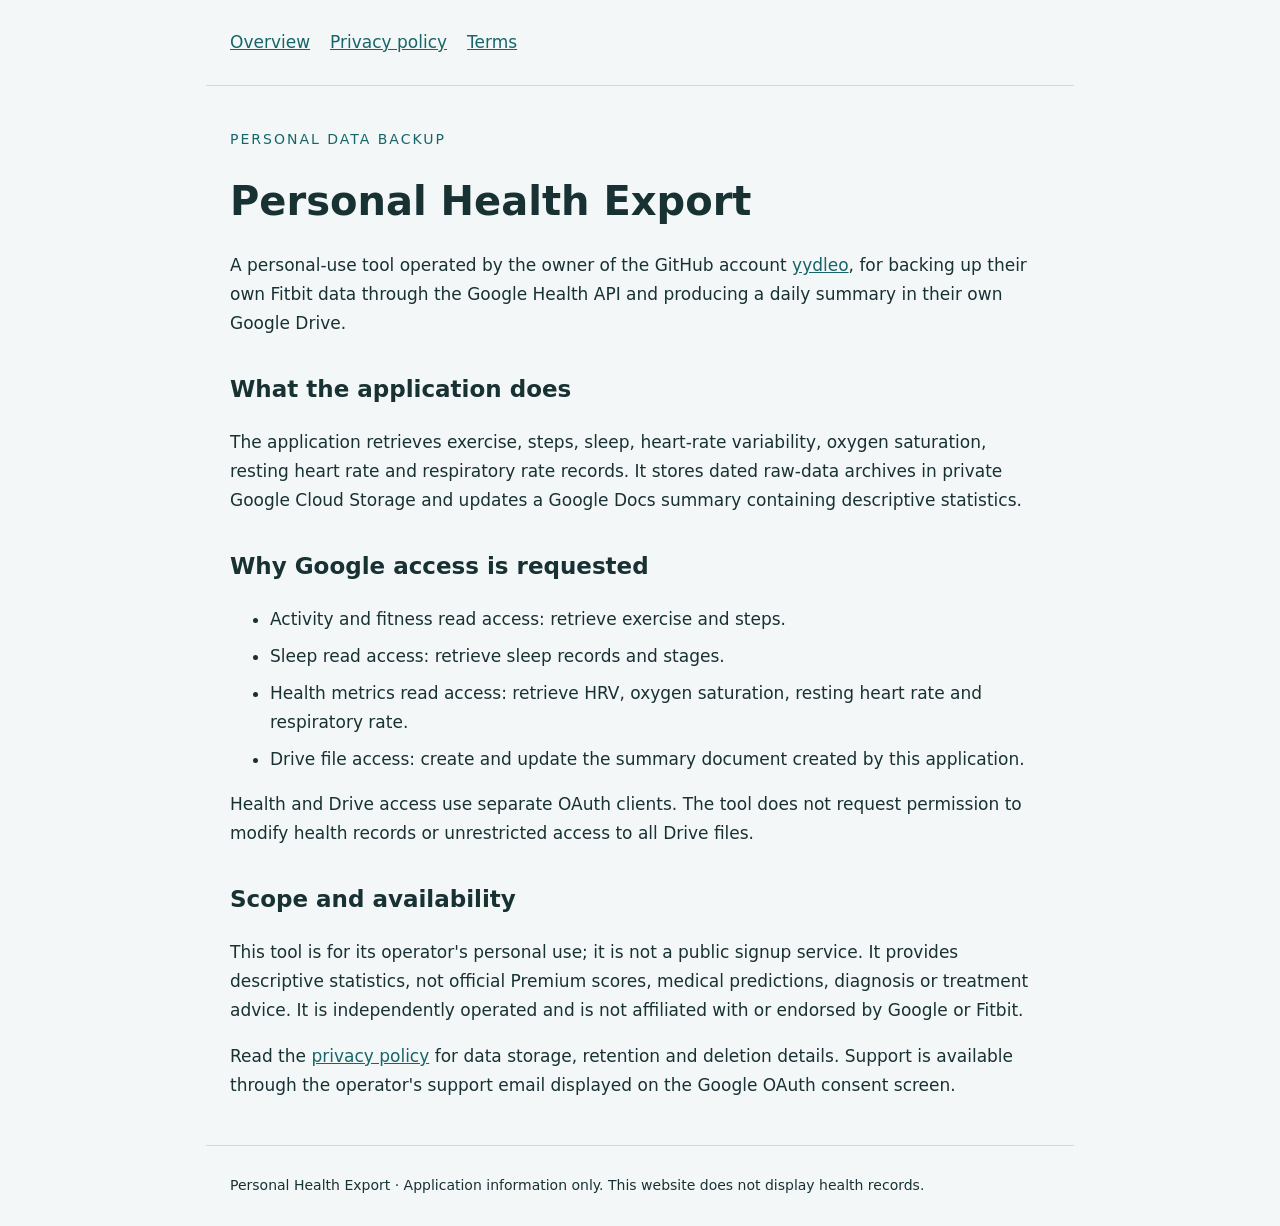
<file: index.html>
<!doctype html><html lang="en"><meta charset="utf-8"><meta name="viewport" content="width=device-width,initial-scale=1"><title>Personal Health Export</title><link rel="stylesheet" href="style.css"><header><nav><a href="index.html">Overview</a><a href="privacy.html">Privacy policy</a><a href="terms.html">Terms</a></nav></header><main><p class="tag">Personal data backup</p><h1>Personal Health Export</h1><p>A personal-use tool operated by the owner of the GitHub account <a href="https://github.com/yydleo">yydleo</a>, for backing up their own Fitbit data through the Google Health API and producing a daily summary in their own Google Drive.</p><h2>What the application does</h2><p>The application retrieves exercise, steps, sleep, heart-rate variability, oxygen saturation, resting heart rate and respiratory rate records. It stores dated raw-data archives in private Google Cloud Storage and updates a Google Docs summary containing descriptive statistics.</p><h2>Why Google access is requested</h2><ul><li>Activity and fitness read access: retrieve exercise and steps.</li><li>Sleep read access: retrieve sleep records and stages.</li><li>Health metrics read access: retrieve HRV, oxygen saturation, resting heart rate and respiratory rate.</li><li>Drive file access: create and update the summary document created by this application.</li></ul><p>Health and Drive access use separate OAuth clients. The tool does not request permission to modify health records or unrestricted access to all Drive files.</p><h2>Scope and availability</h2><p>This tool is for its operator's personal use; it is not a public signup service. It provides descriptive statistics, not official Premium scores, medical predictions, diagnosis or treatment advice. It is independently operated and is not affiliated with or endorsed by Google or Fitbit.</p><p>Read the <a href="privacy.html">privacy policy</a> for data storage, retention and deletion details. Support is available through the operator's support email displayed on the Google OAuth consent screen.</p></main><footer>Personal Health Export · Application information only. This website does not display health records.</footer></html>
</file>
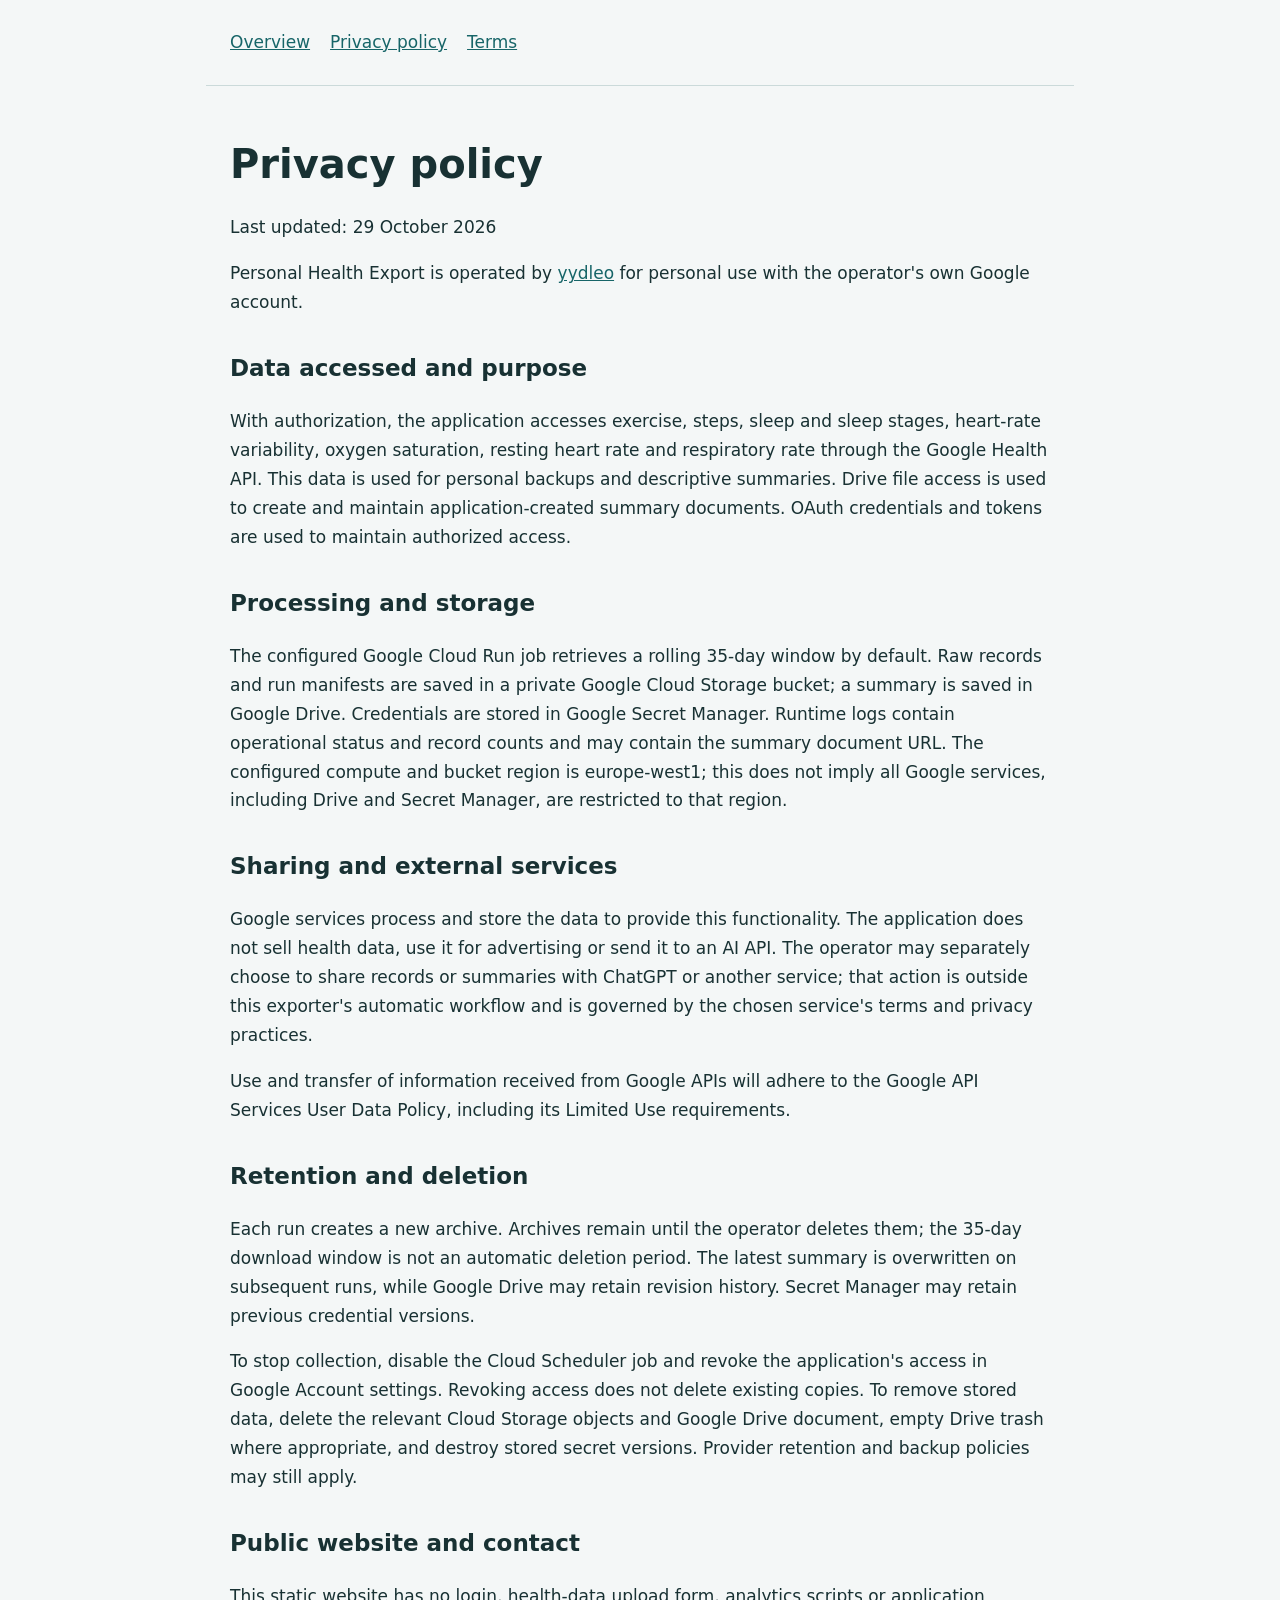
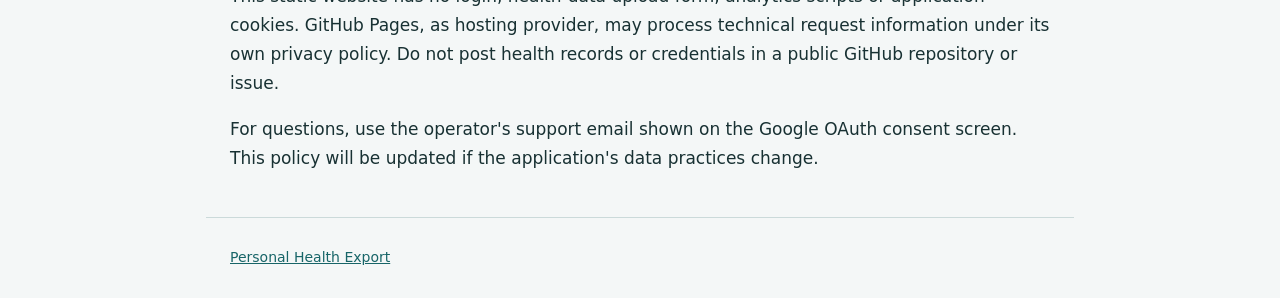
<file: privacy.html>
<!doctype html><html lang="en"><meta charset="utf-8"><meta name="viewport" content="width=device-width,initial-scale=1"><title>Privacy policy — Personal Health Export</title><link rel="stylesheet" href="style.css"><header><nav><a href="index.html">Overview</a><a href="privacy.html">Privacy policy</a><a href="terms.html">Terms</a></nav></header><main><h1>Privacy policy</h1><p>Last updated: 29 October 2026</p><p>Personal Health Export is operated by <a href="https://github.com/yydleo">yydleo</a> for personal use with the operator's own Google account.</p><h2>Data accessed and purpose</h2><p>With authorization, the application accesses exercise, steps, sleep and sleep stages, heart-rate variability, oxygen saturation, resting heart rate and respiratory rate through the Google Health API. This data is used for personal backups and descriptive summaries. Drive file access is used to create and maintain application-created summary documents. OAuth credentials and tokens are used to maintain authorized access.</p><h2>Processing and storage</h2><p>The configured Google Cloud Run job retrieves a rolling 35-day window by default. Raw records and run manifests are saved in a private Google Cloud Storage bucket; a summary is saved in Google Drive. Credentials are stored in Google Secret Manager. Runtime logs contain operational status and record counts and may contain the summary document URL. The configured compute and bucket region is europe-west1; this does not imply all Google services, including Drive and Secret Manager, are restricted to that region.</p><h2>Sharing and external services</h2><p>Google services process and store the data to provide this functionality. The application does not sell health data, use it for advertising or send it to an AI API. The operator may separately choose to share records or summaries with ChatGPT or another service; that action is outside this exporter's automatic workflow and is governed by the chosen service's terms and privacy practices.</p><p>Use and transfer of information received from Google APIs will adhere to the Google API Services User Data Policy, including its Limited Use requirements.</p><h2>Retention and deletion</h2><p>Each run creates a new archive. Archives remain until the operator deletes them; the 35-day download window is not an automatic deletion period. The latest summary is overwritten on subsequent runs, while Google Drive may retain revision history. Secret Manager may retain previous credential versions.</p><p>To stop collection, disable the Cloud Scheduler job and revoke the application's access in Google Account settings. Revoking access does not delete existing copies. To remove stored data, delete the relevant Cloud Storage objects and Google Drive document, empty Drive trash where appropriate, and destroy stored secret versions. Provider retention and backup policies may still apply.</p><h2>Public website and contact</h2><p>This static website has no login, health-data upload form, analytics scripts or application cookies. GitHub Pages, as hosting provider, may process technical request information under its own privacy policy. Do not post health records or credentials in a public GitHub repository or issue.</p><p>For questions, use the operator's support email shown on the Google OAuth consent screen. This policy will be updated if the application's data practices change.</p></main><footer><a href="index.html">Personal Health Export</a></footer></html>
</file>
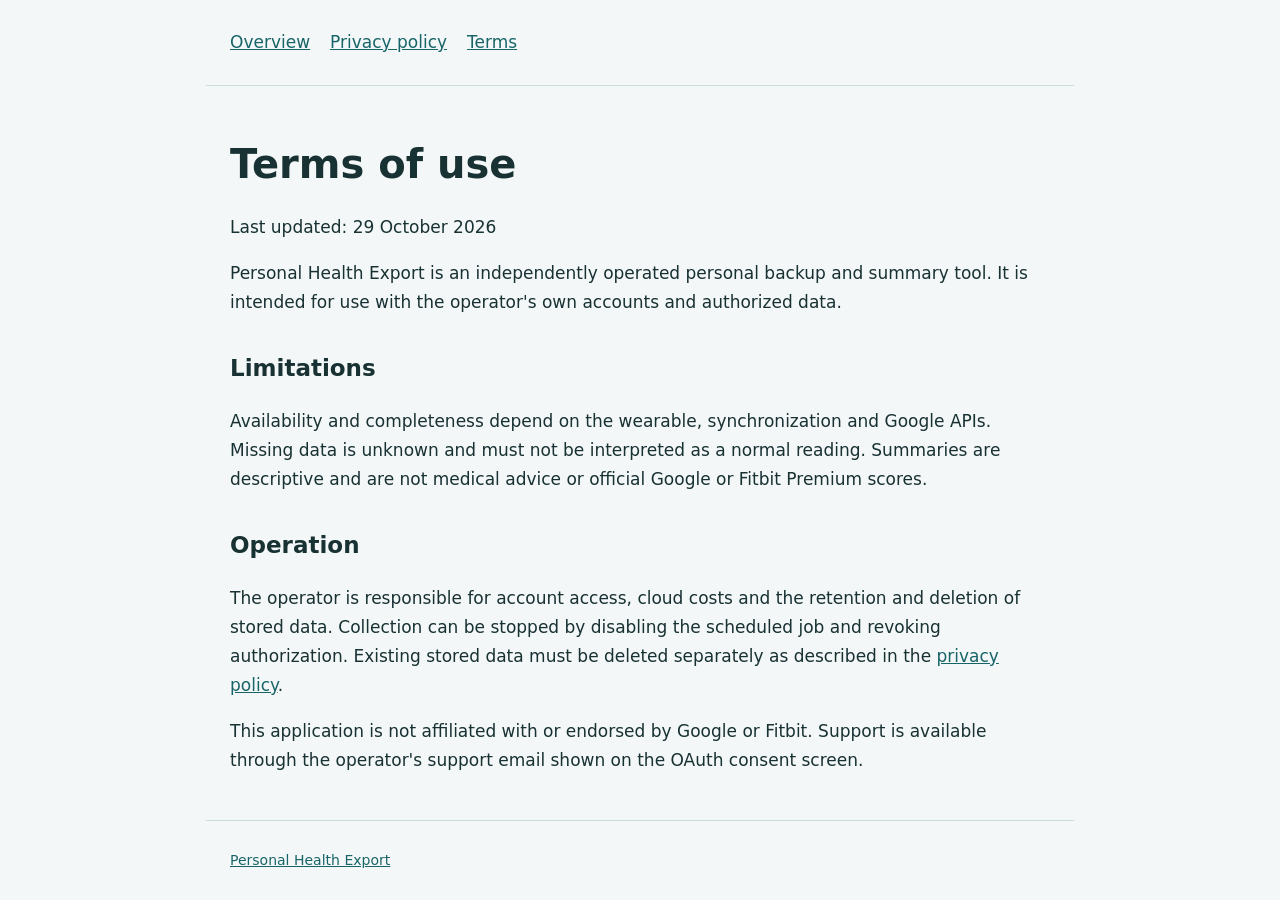
<file: terms.html>
<!doctype html><html lang="en"><meta charset="utf-8"><meta name="viewport" content="width=device-width,initial-scale=1"><title>Terms — Personal Health Export</title><link rel="stylesheet" href="style.css"><header><nav><a href="index.html">Overview</a><a href="privacy.html">Privacy policy</a><a href="terms.html">Terms</a></nav></header><main><h1>Terms of use</h1><p>Last updated: 29 October 2026</p><p>Personal Health Export is an independently operated personal backup and summary tool. It is intended for use with the operator's own accounts and authorized data.</p><h2>Limitations</h2><p>Availability and completeness depend on the wearable, synchronization and Google APIs. Missing data is unknown and must not be interpreted as a normal reading. Summaries are descriptive and are not medical advice or official Google or Fitbit Premium scores.</p><h2>Operation</h2><p>The operator is responsible for account access, cloud costs and the retention and deletion of stored data. Collection can be stopped by disabling the scheduled job and revoking authorization. Existing stored data must be deleted separately as described in the <a href="privacy.html">privacy policy</a>.</p><p>This application is not affiliated with or endorsed by Google or Fitbit. Support is available through the operator's support email shown on the OAuth consent screen.</p></main><footer><a href="index.html">Personal Health Export</a></footer></html>
</file>
<file: style.css>
body{margin:0;background:#f4f7f7;color:#183133;font:17px/1.7 system-ui,sans-serif}header,main,footer{max-width:820px;margin:auto;padding:28px 24px}header{border-bottom:1px solid #cbdada}nav a{margin-right:20px;color:#176568}h1{font-size:40px;line-height:1.15}h2{font-size:23px;margin-top:32px}a{color:#176568}footer{font-size:14px;border-top:1px solid #cbdada}.tag{color:#176568;font-size:14px;text-transform:uppercase;letter-spacing:2px}li{margin:8px 0}
</file>
